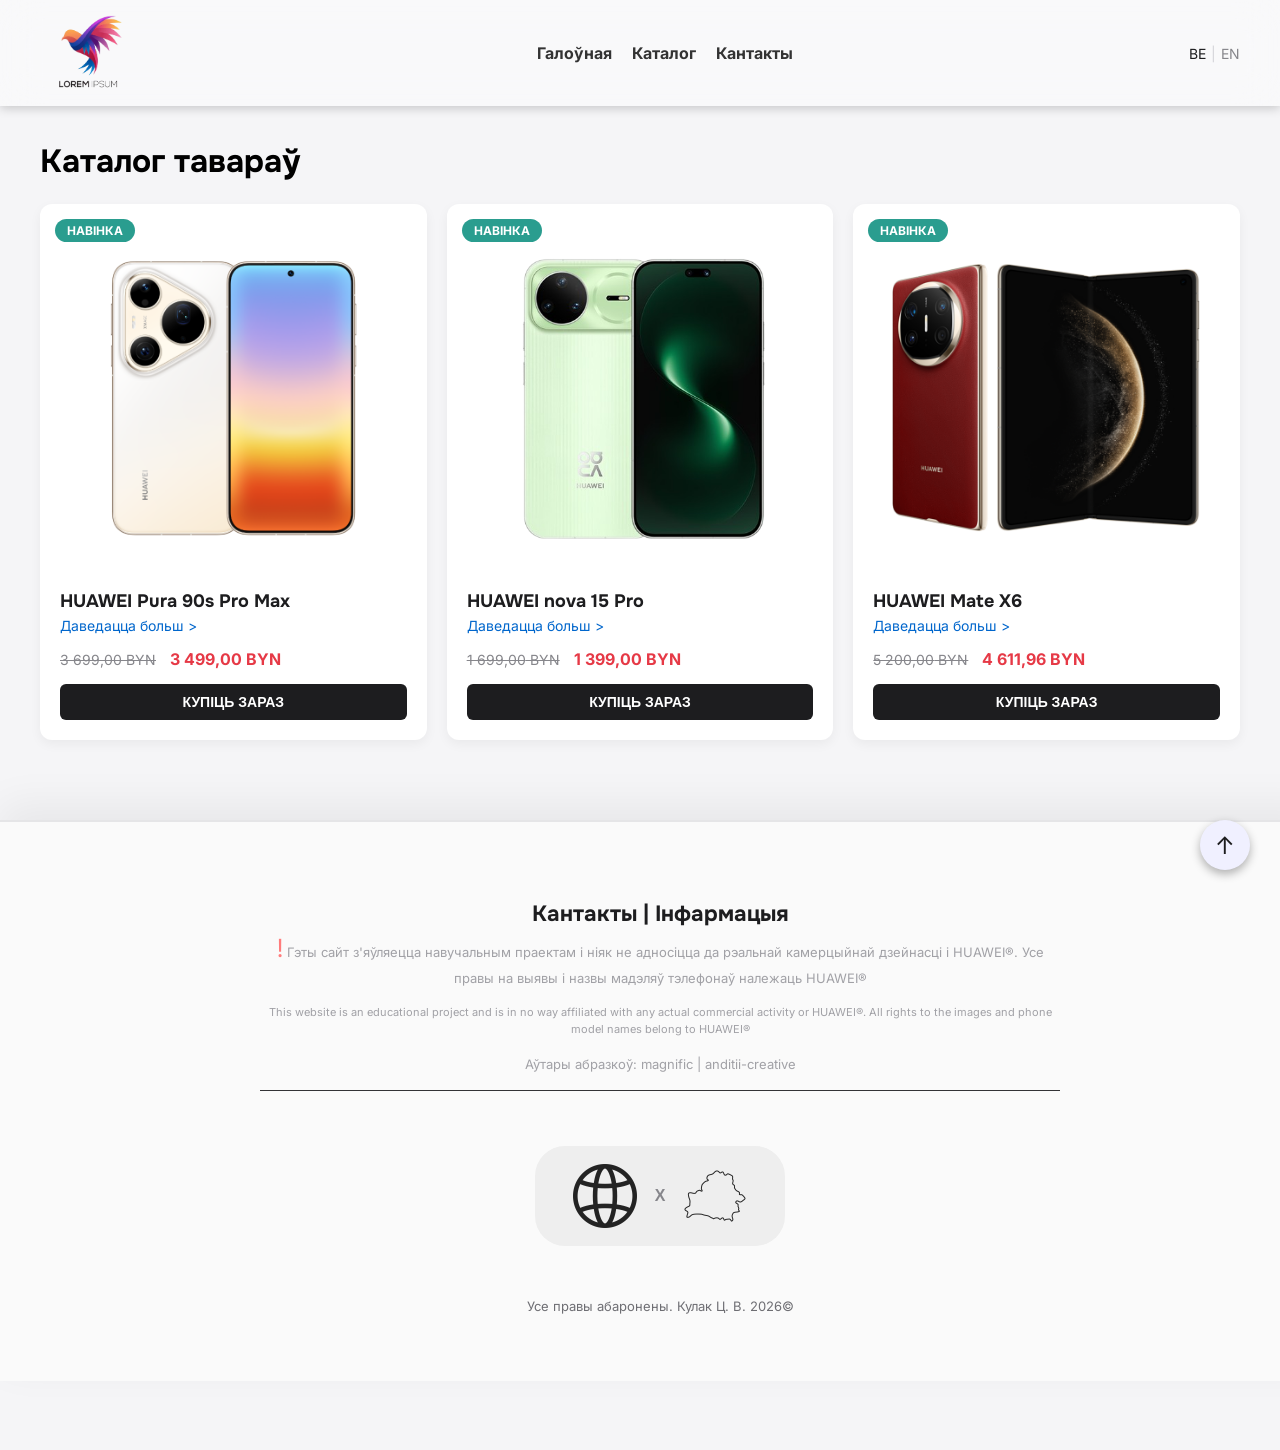
<file: index.html>
<!DOCTYPE html>
<html lang="be">
<head>
  <meta charset="UTF-8">
  <meta name="viewport" content="width=device-width, initial-scale=1.0">
  <title>Demo Store</title>
  <link rel="stylesheet" href="css/index.css">
  <link rel="preconnect" href="https://fonts.googleapis.com">
  <link rel="preconnect" href="https://fonts.gstatic.com" crossorigin>
  <link href="https://fonts.googleapis.com/css2?family=Inter:ital,opsz,wght@0,14..32,100..900;1,14..32,100..900&family=Space+Grotesk:wght@300..700&display=swap" rel="stylesheet">
  <link href="https://fonts.googleapis.com/css2?family=Onest:wght@100..900&display=swap" rel="stylesheet">

</head>
<body>

  <header>
    <nav class="header-nav">
      <a href="#">
        <img src="img/logo.png" alt="logo" class="logo">
      </a>
      <ul class="header-links">
        <li><a href="#">Галоўная</a></li>
        <li><a href="#">Каталог</a></li>
        <li><a href="#">Кантакты</a></li>
      </ul>

      <div class="lang-switch">
        <a href="index.html" class="lang-item active">BE</a>
        <span class="lang-separator">|</span>
        <a href="index-en.html" class="lang-item off">EN</a>
      </div>

    </nav>
  </header>

  <main class="store-content">
    <h1>Каталог тавараў</h1>
    <div class="products-container">
      <!-- card 1 -->
      <div class="product-card">
        <span class="badge-new">Навінка</span>
        <img src="img/pura90s-pro-max.png" alt="product image" class="product-image">
        <h3 class="product-title">HUAWEI Pura 90s Pro Max</h3>
        <a href="#" class="product-description">Даведацца больш ></a>
        <p class="product-price"><s>3 699,00</s> <span>3 499,00</span></p>
        <button class="product-btn">КУПІЦЬ ЗАРАЗ</button>
      </div>
      <!-- card 2 -->
      <div class="product-card">
        <span class="badge-new">Навінка</span>
        <img src="img/all-nova15-pro.png" alt="product image" class="product-image">
        <h3 class="product-title">HUAWEI nova 15 Pro</h3>
        <a href="#" class="product-description">Даведацца больш ></a>
        <p class="product-price"><s>1 699,00</s> <span>1 399,00</span></p>
        <button class="product-btn">КУПІЦЬ ЗАРАЗ</button>
      </div>
      <!-- card 3 -->
      <div class="product-card">
        <span class="badge-new">Навінка</span>
        <img src="img/shelf-huawei-mate-x6.png" alt="product image" class="product-image">
        <h3 class="product-title">HUAWEI Mate X6</h3>
        <a href="#" class="product-description">Даведацца больш ></a>
        <p class="product-price"><s>5 200,00</s> <span>4 611,96</span></p>
        <button class="product-btn">КУПІЦЬ ЗАРАЗ</button>
      </div>
    </div>
  </main>
  <footer>
    <div class="footer-container">
      <h2>Кантакты | Інфармацыя</h2>
      <p><span>!</span> Гэты сайт з'яўляецца навучальным праектам і ніяк не адносіцца да рэальнай камерцыйнай дзейнасці і HUAWEI®. Усе правы на выявы і назвы мадэляў тэлефонаў належаць HUAWEI®</p>
    <p style="font-size: 11px;">This website is an educational project and is in no way affiliated with any actual commercial activity or HUAWEI®. All rights to the images and phone model names belong to HUAWEI®</p>
    <p>Аўтары абразкоў: magnific | anditii-creative</p>
    <hr class="footer-line">
    </div>
    <div class="footer-accent-row">
      <img src="img/world.png" alt="Globe" class="icon-accent">
      
      <span class="accent-multiply">X</span>
      
      <img src="img/belarus.png" alt="Belarus Flag" class="icon-accent">
    </div>
    <p class="rights">Усе правы абаронены. Кулак Ц. В. 2026©</p>
  </footer>
  <a href="#" class="btn-up">↑</a>
</body>
</html>
</file>
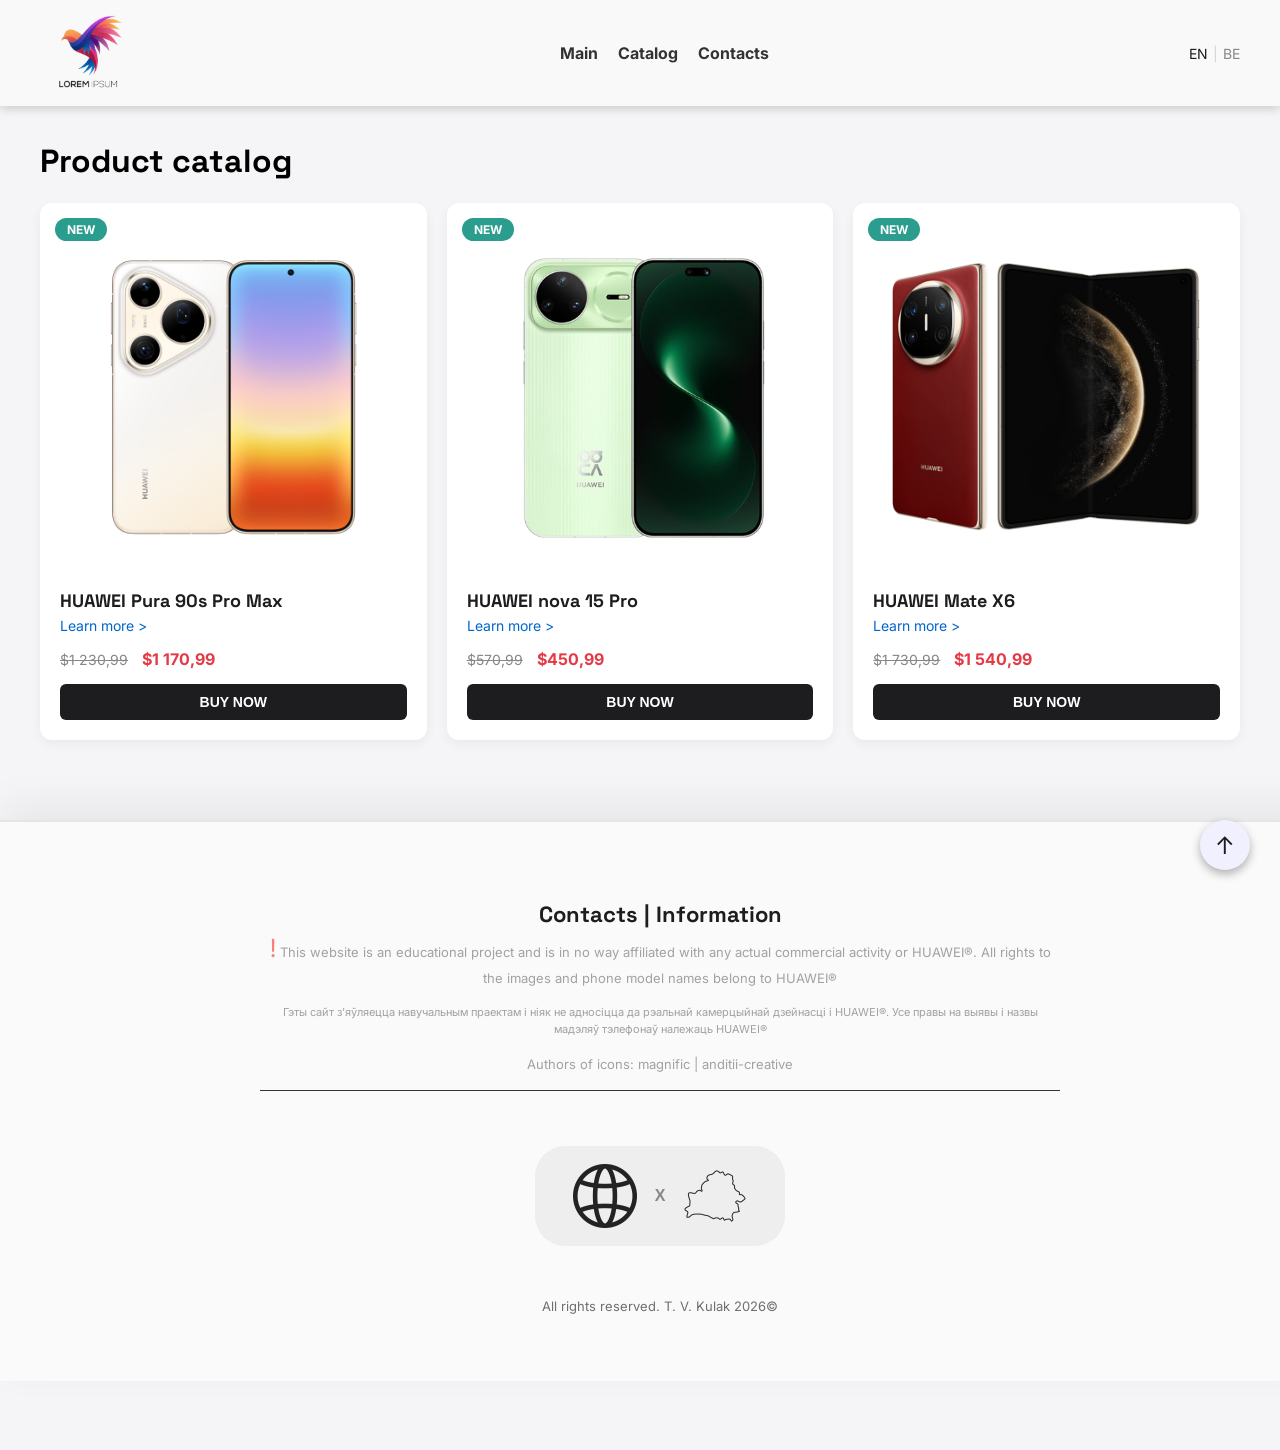
<file: index-en.html>
<!DOCTYPE html>
<html lang="en">
<head>
  <meta charset="UTF-8">
  <meta name="viewport" content="width=device-width, initial-scale=1.0">
  <title>Demo Store</title>
  <link rel="stylesheet" href="css/index.css">
  <link rel="preconnect" href="https://fonts.googleapis.com">
  <link rel="preconnect" href="https://fonts.gstatic.com" crossorigin>
  <link href="https://fonts.googleapis.com/css2?family=Inter:ital,opsz,wght@0,14..32,100..900;1,14..32,100..900&family=Space+Grotesk:wght@300..700&display=swap" rel="stylesheet">
  <link href="https://fonts.googleapis.com/css2?family=Onest:wght@100..900&display=swap" rel="stylesheet">
</head>
<body>

  <header>
    <nav class="header-nav">
      <a href="#">
        <img src="img/logo.png" alt="logo" class="logo">
      </a>
      <ul class="header-links">
        <li><a href="#">Main</a></li>
        <li><a href="#">Catalog</a></li>
        <li><a href="#">Contacts</a></li>
      </ul>

      <div class="lang-switch">
        <a href="index-en.html" class="lang-item active">EN</a>
        <span class="lang-separator">|</span>
        <a href="index.html" class="lang-item off">BE</a>
      </div>
    </nav>
  </header>

  <main class="store-content">
    <h1>Product catalog</h1>
    <div class="products-container">
      <!-- card 1 -->
      <div class="product-card">
        <span class="badge-new">NEW</span>
        <img src="img/pura90s-pro-max.png" alt="product image" class="product-image">
        <h3 class="product-title">HUAWEI Pura 90s Pro Max</h3>
        <a href="#" class="product-description">Learn more ></a>
        <p class="product-price"><s>1 230,99</s> <span>1 170,99</span></p>
        <button class="product-btn">BUY NOW</button>
      </div>
      <!-- card 2 -->
      <div class="product-card">
        <span class="badge-new">NEW</span>
        <img src="img/all-nova15-pro.png" alt="product image" class="product-image">
        <h3 class="product-title">HUAWEI nova 15 Pro</h3>
        <a href="#" class="product-description">Learn more ></a>
        <p class="product-price"><s>570,99</s> <span>450,99</span></p>
        <button class="product-btn">BUY NOW</button>
      </div>
      <!-- card 3 -->
      <div class="product-card">
        <span class="badge-new">NEW</span>
        <img src="img/shelf-huawei-mate-x6.png" alt="product image" class="product-image">
        <h3 class="product-title">HUAWEI Mate X6</h3>
        <a href="#" class="product-description">Learn more ></a>
        <p class="product-price"><s>1 730,99</s> <span>1 540,99</span></p>
        <button class="product-btn">BUY NOW</button>
      </div>
    </div>
  </main>
  <footer>
    <div class="footer-container">
    <h2>Contacts | Information</h2>
      <p><span>!</span> This website is an educational project and is in no way affiliated with any actual commercial activity or HUAWEI®. All rights to the images and phone model names belong to HUAWEI®</p>
      <p style="font-size: 11px;">Гэты сайт з'яўляецца навучальным праектам і ніяк не адносіцца да рэальнай камерцыйнай дзейнасці і HUAWEI®. Усе правы на выявы і назвы мадэляў тэлефонаў належаць HUAWEI®</p>
      <p>Authors of icons: magnific | anditii-creative</p>
      <hr class="footer-line">
    </div>
    <div class="footer-accent-row">
      <img src="img/world.png" alt="Globe" class="icon-accent">
      
      <span class="accent-multiply">X</span>
      
      <img src="img/belarus.png" alt="Belarus Flag" class="icon-accent">
    </div>
    <p class="rights">All rights reserved. T. V. Kulak 2026©</p>
  </footer>
  <a href="#" class="btn-up">↑</a>
</body>
</html>
</file>
<file: css/index.css>
body {
  margin: 0;
  padding-top: 100px;
  background: #f5f5f7;
  height: 150vh;
  width: 100%;
  overflow-x: hidden;
}

.logo {
  width: 100px;
}

:lang(be) h1, :lang(be) h2, :lang(be) h3 {
  font-family: "Onest", sans-serif;
  font-optical-sizing: auto;
  font-weight: 700;
  font-style: normal;
}

:lang(en) h1, :lang(en) h2, :lang(en) h3 {
  font-family: "Space Grotesk", sans-serif;
  font-optical-sizing: auto;
  font-weight: 700;
  font-style: normal;
}

:lang(be) .product-price span::after, 
:lang(be) .product-price s::after {
  content: " BYN";
}

:lang(en) .product-price span::before, 
:lang(en) .product-price s::before {
  content: "$";
}


p, span, a {
  font-family: "Inter", sans-serif;
  font-optical-sizing: auto;
  font-weight: 400;
  font-style: normal;
}

header {
  position: fixed;
  top: 0;
  left: 0;
  width: 100%;
  background: rgba(255, 255, 255, 0.4); 
  backdrop-filter: blur(20px);
  -webkit-backdrop-filter: blur(20px); 
  box-shadow: 0 2px 10px rgba(0, 0, 0, 0.2);
  z-index: 100;
}

.header-nav {
  display: flex;
  justify-content: space-between;
  align-items: center;
  max-width: 1200px; 
  width: 100%;    
  margin: 0 auto; 
  padding: 10px 20px;     
}

.header-links {
  display: flex;
  gap: 20px;
  list-style: none;
  margin: 0;
  padding: 0;
}

.header-links a {
  display: inline-block;
  text-decoration: none;
  color: #333;
  font-weight: bold;
  transform: scale(1);
  transition: transform 0.5s;
}

.header-links a:hover {
  transform: scale(0.93);
  transition: transform 0.5s;
}

.store-content {
  max-width: 1200px;
  margin: 0 auto;
  padding: 20px;
}

.products-container {
  display: grid;
  grid-template-columns: repeat(auto-fit, minmax(280px, 1fr)); /* функция изучена с ИИ */
  gap: 20px;
  flex-wrap: wrap;
  margin-top: 20px;
}

.product-card {
  position: relative;
  /* flex: 1;
  min-width: 280px; */
  background: #fff;
  border-radius: 12px;
  padding: 20px;
  box-shadow: 0 4px 12px rgba(0,0,0,0.05);
  z-index: 1;
  transition: margin-top 0.3s ease, box-shadow 0.3s ease;
  margin-top: 0;
  opacity: 0;
  transform: translateY(20px);
  animation: cardLoadIn 0.6s cubic-bezier(0.25, 1, 0.5, 1) forwards;
  transition: margin-top 0.4s cubic-bezier(0.25, 1, 0.5, 1), box-shadow 0.4s cubic-bezier(0.25, 1, 0.5, 1);
}


.product-card:hover {
  margin-top: -8px; 
  box-shadow: 0 12px 30px rgba(42, 157, 144, 0.45);
} 

.product-card img {
  width: 100%;
  transition: transform 0.4s cubic-bezier(0.25, 1, 0.5, 1);
}

.product-card:hover img {
  transform: scale(1.05); 
}

.badge-new {
  position: absolute;
  top: 15px;
  left: 15px;
  background-color: #2a9d8f;
  color: #fff;
  padding: 4px 12px;
  font-size: 12px;
  font-weight: bold;
  border-radius: 20px;
  text-transform: uppercase;
}

.product-title {
  font-size: 18px;
  margin: 15px 0 5px;
  color: #1d1d1f;
}

.product-description {
  display: inline-block; 
  font-size: 14px;
  color: #0066cc;
  text-decoration: none;
  margin-bottom: 15px;
  transform: scale(1);
  transition: transform 0.5s;
}

.product-description:hover {
  transform: scale(0.98);
  cursor: pointer;

}

.product-price {
  margin-top: auto;
  margin-bottom: 15px;
}

.product-price s {
  color: #86868b;
  font-size: 14px;
  margin-right: 10px;
}

.product-price span {
  color: #e63946;
  font-weight: bold;
  font-size: 16px;
}

.product-btn {
  background-color: #1d1d1f;
  color: white;
  border: none;
  padding: 10px 0;
  border-radius: 6px;
  font-size: 14px;
  font-weight: bold;
  cursor: pointer;
  transition: background-color 0.2s;
  width: 100%;
}

.product-btn:hover {
  background-color: #2a9d8f;
}

.product-btn:active {
  background-color: #2a9d909d;
}

.btn-up {
  position: fixed;
  bottom: 30px;
  right: 30px;
  width: 50px;
  height: 50px;
  background: #f0f0ff;
  color: #1d1d1f;
  text-decoration: none;
  display: flex;
  align-items: center;
  justify-content: center;
  font-size: 24px;
  border-radius: 50%;
  box-shadow: 0 4px 10px rgba(0,0,0,0.3);
  z-index: 99;
  transition: background-color 0.2s, transform 0.2s;
}

.btn-up:hover {
  background-color: #2a9d8f;
  transform: scale(1.05);
}

.btn-up:active {
  background-color: #2a9d90ab;
}

html {
  scroll-behavior: smooth; /* Функция изучена с ИИ */
}

.lang-switch {
  display: flex;
  align-items: center;
  gap: 5px;
  font-size: 14px;
  font-weight: bold;
}

.lang-item.active {
  color: #1d1d1f;
  cursor: default;
  pointer-events: none;
  text-decoration: none;
}

.lang-item.off {
  color: #86868b;
  text-decoration: none;
}

.lang-item.off:hover {
  color: #2a9d8f;
}

.lang-separator {
  color: #d2d2d7;
  user-select: none;
}

footer {
  background-color: #fafafa;
  box-shadow: 0 -15px 40px rgba(0, 0, 0, 0.06);
  border-top: 2px solid #e5e5e7;
  color: #1d1d1f; 
  padding: 60px 20px 40px;
  margin-top: 60px;
  font-family: "Inter", sans-serif;
  width: 100%;
  display: flex;
  flex-direction: column;
  align-items: center; 
  text-align: center;
}

footer h2 {
  margin-bottom: 0px;
  font-size: 22px;
}

footer p {
  font-size: 13px;
  color: #a1a1a6;
  line-height: 1.6;
  max-width: 800px;
  margin: 0 0 15px 0;
  
}

footer span {
  color: #ff7c7c;
  font-size: 25px;
}

.rights {
  font-size: 13px;
  color: #6e6e73;
  margin: 30px 0 25px 0;
}

.footer-accent-row {
  display: flex;
  align-items: center;
  justify-content: center;
  gap: 18px;
  margin: 30px 0 20px 0;
  width: 250px;
  height: 100px;
  background: #eeeeee;
  border-radius: 30px;
}

.icon-accent {
  width: 64px;
  height: 64px;
  opacity: 0.85;
  transition: opacity 0.2s ease, transform 0.2s ease;
  object-fit: contain;
}

.icon-accent:hover {
  opacity: 1;
  transform: scale(1.12); 
  filter: drop-shadow(0 0 8px rgba(0, 0, 0, 0.2));
  cursor: pointer;
}

.footer-line {
  border: 0;
  border-top: 1px solid #333336;
  margin-bottom: 25px;
}

.accent-multiply {
  font-family: sans-serif;
  font-size: 16px;
  font-weight: bold;
  color: #86868b;
  user-select: none;
}

@keyframes cardLoadIn {
  to {
    opacity: 1;
    transform: translateY(0);
  }
}

.product-card:nth-child(1) { animation-delay: 0.1s; }
.product-card:nth-child(2) { animation-delay: 0.2s; }
.product-card:nth-child(3) { animation-delay: 0.3s; }

/* @media (prefers-color-scheme: dark) {
  body {
    background-color: #000000;
    color: #f5f5f7;
  }

  header {
    background: rgba(29, 29, 31, 0.75);
    border-bottom: 1px solid #333;
  }

  .product-card {
    background: #1c1c1e;
    box-shadow: 0 4px 12px rgba(0,0,0,0.5);
  }

  .header-links a {
    color: #f5f5f7;
  }

  .lang-item.active {
    color: #f5f5f7;
  }

  .product-description {
    color: #64b5f6;
  }
  .product-btn {
    background-color: #ffffff;
    color: #1d1d1f;
  }

  .product-btn:hover {
    color: #ffffff;
  }

  footer {
    background-color: #121214; 
    border-top: 2px solid #2a9d8f; 
    box-shadow: inset 0 15px 30px rgba(42, 157, 143, 0.08); 
    color: #ffffff; 
  }

  .footer-accent-row {
    width: 250px;
    height: 100px;
    background: rgba(255, 255, 255, 0.03);
    border-radius: 30px;
  }

  .icon-accent {
    filter: invert(1); 
  }

  .icon-accent:hover {
    filter: invert(1) drop-shadow(0 0 8px #2a9d8f);
  }

  .btn-up {
    background: #1c1c1e;
    color: white;
  }
} */
</file>
